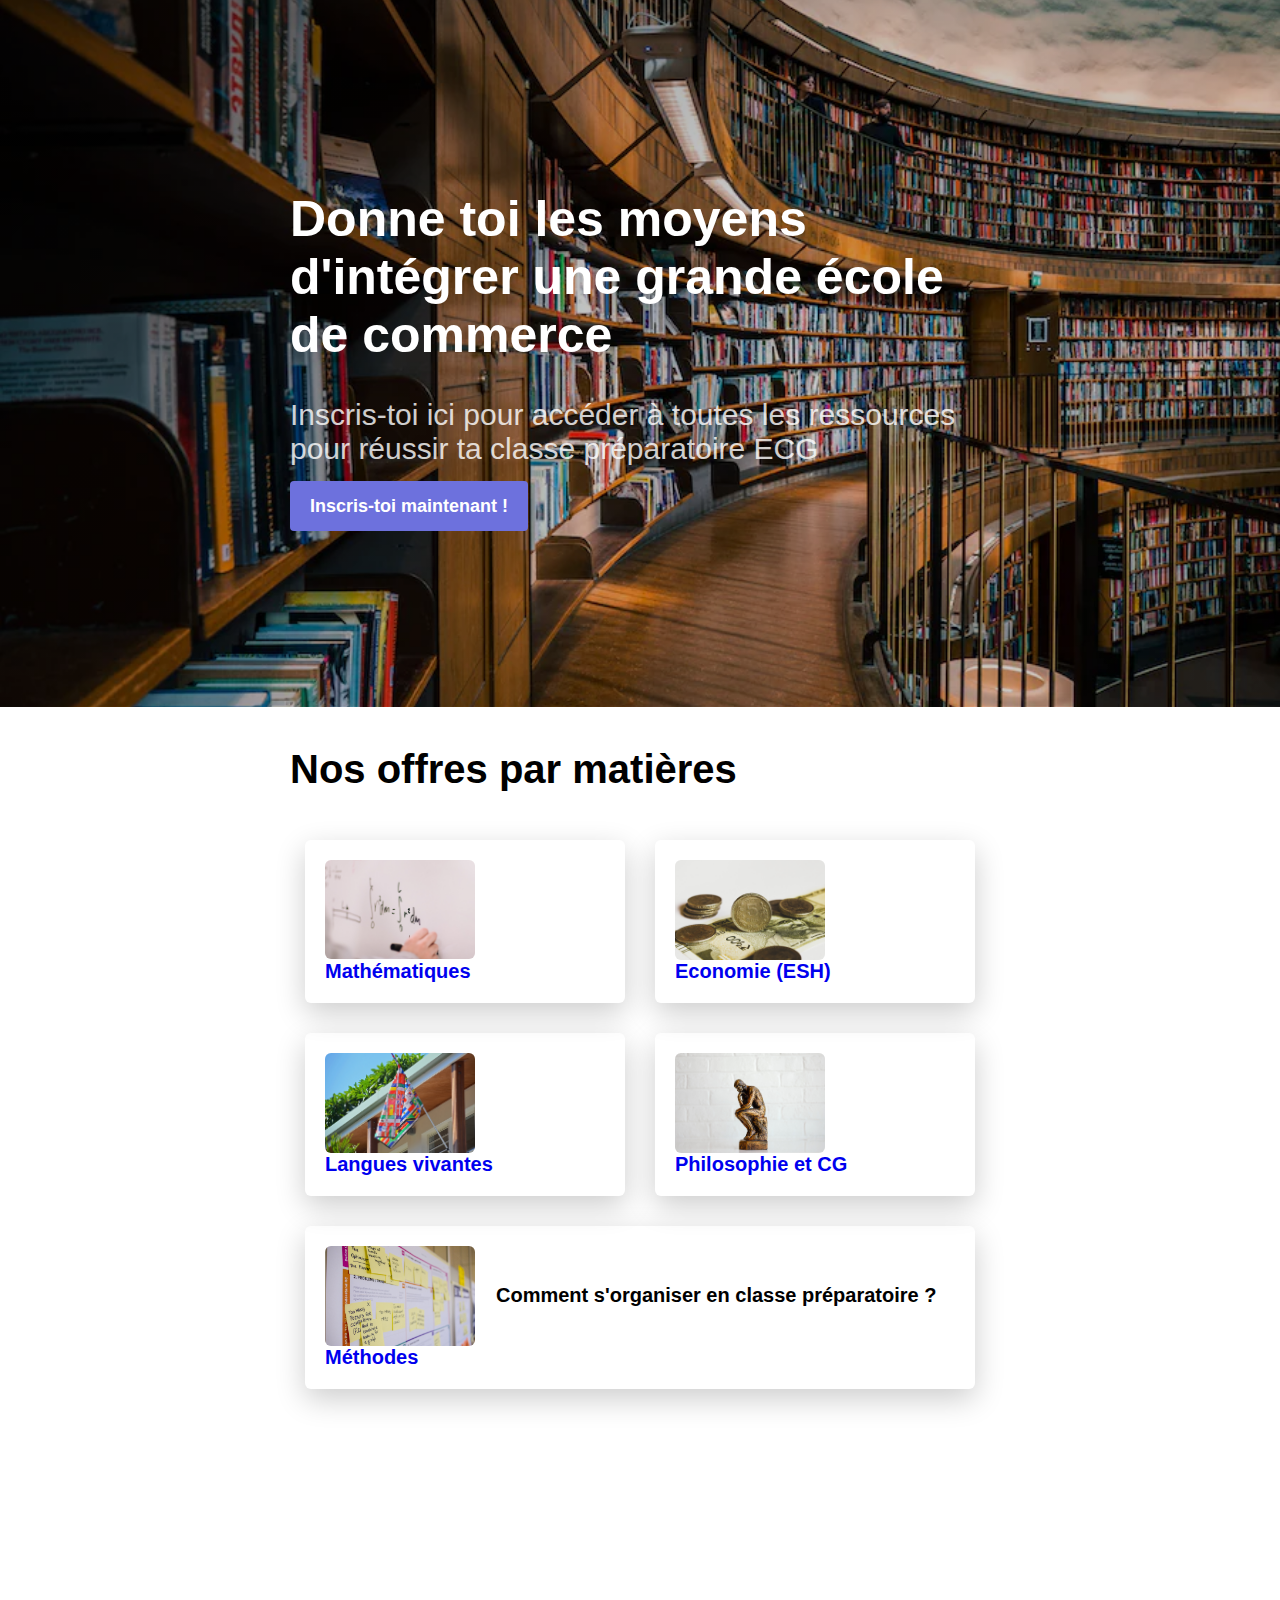
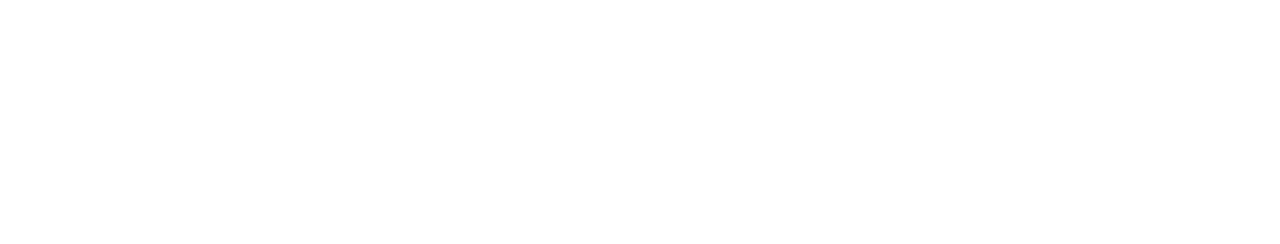
<file: index.html>
<!DOCTYPE html>

<!DOCTYPE html>
<html>
<head>
	<meta charset="utf-8">
	<meta name="viewport" content="width=device-width, initial-scale=1">
	<title>Réussir sa classe préparatoire ECG</title>
	<link rel="stylesheet" type="text/css" href="./CSS/style.css">
</head>

<body>


	<div class= "banner"> 
		<div class= "container">
			<h1>Donne toi les moyens d'intégrer une grande école de commerce</h1>
			<h2>Inscris-toi ici pour accéder à toutes les ressources pour réussir ta classe préparatoire ECG</h2>
			<a href="#apply-section" class="btn-blue"> Inscris-toi maintenant ! </a>
		</div>
	</div>

	<div class= "container">


		<h2>Nos offres par matières</h2>

		<div class="cards">
			<div class= "card">
				<img src="images/maths.jpg" alt="maths" width="150px">
				<a href="pagemaths.html" class=btn-subject> Mathématiques </a>
			</div>


			<div class= "card">
				<img src="images/economics.jpg" alt="maths" width="150px">
				<a href="pageeco.html" class=btn-subject> Economie (ESH) </a>
			</div>


			<div class= "card">
				<img src="images/langues.jpg" alt="maths" width="150px">
				<a href="pagelangues.html" class=btn-subject> Langues vivantes </a>
			</div>

			
			<div class= "card">
				<img src="images/philo.jpg" alt="maths" width="150px">
				<a href="pagephilo.html" class=btn-subject> Philosophie et CG </a>
			</div>

			<div class= "card">
				<img src="images/methode.jpg" alt="maths" width="150px">
				<h3>Comment s'organiser en classe préparatoire ? </h3>
				<a href="pagemethode.html" class=btn-subject> Méthodes </a>
			</div>
		</div>

	
	</div>

<div id="apply-section">
	<div data-tf-widget="hZBC54Yo" data-tf-iframe-props="title=Form fiches" data-tf-medium="snippet" style="width:100%;height:400px;"></div><script src="//embed.typeform.com/next/embed.js"></script>

</div>
	

</body>
</html>
</file>
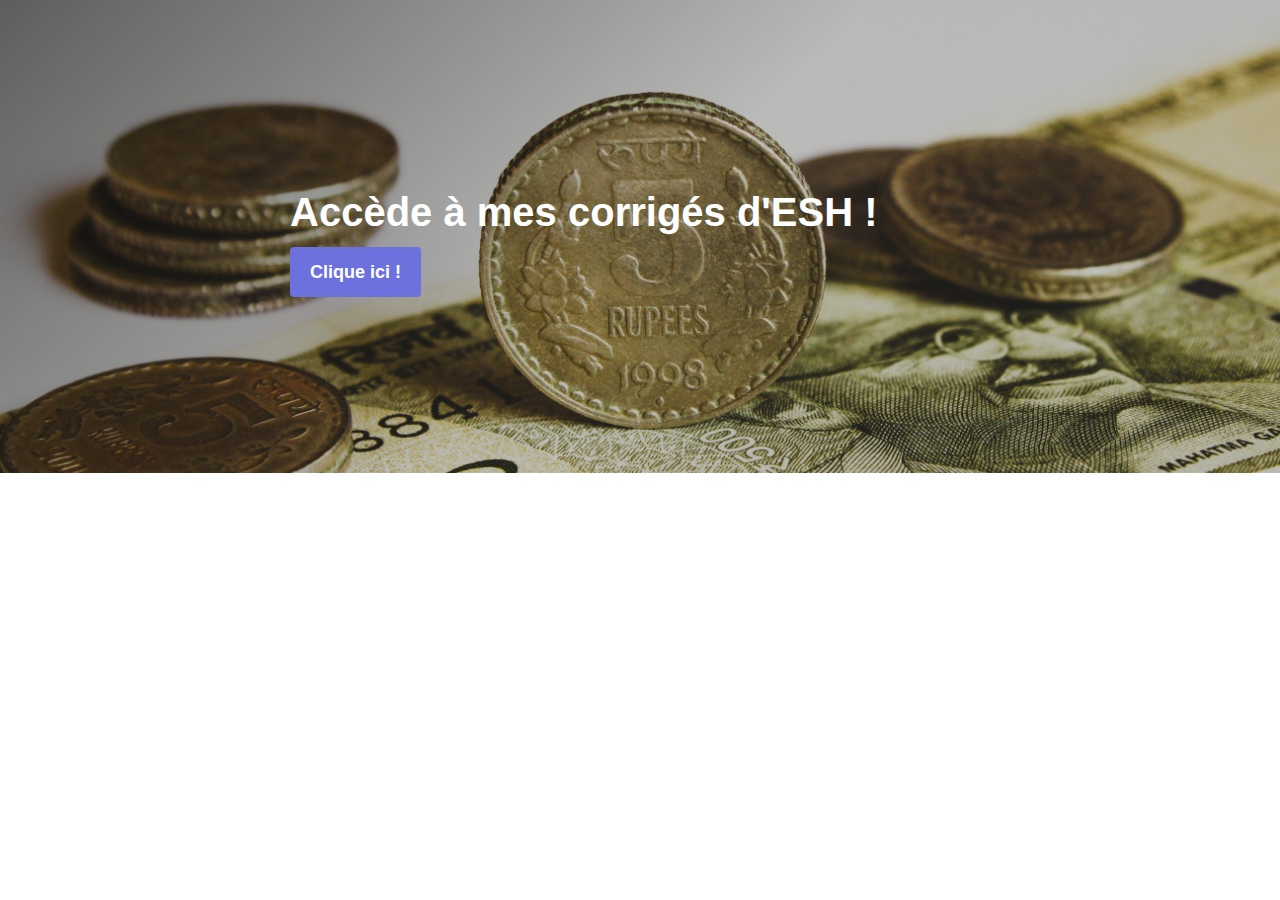
<file: pageeco.html>
<!DOCTYPE html>

<!DOCTYPE html>
<html>
<head>
	<meta charset="utf-8">
	<meta name="viewport" content="width=device-width, initial-scale=1">
	<title>Réussir sa classe préparatoire ECG</title>
	<link rel="stylesheet" type="text/css" href="./CSS/style.css">
</head>

<body>

	<div class= "banner-eco"> 
		<div class= "container">
			<h1>Accède à mes corrigés d'ESH !</h1>
			<a href="https://drive.google.com/drive/folders/1NyGeNLTBp3jvw0QAB3KZpxEy_bu-u70T?usp=sharing" class="btn-blue"> Clique ici ! </a>
		</div>
	</div>



</body>
</html>
</file>
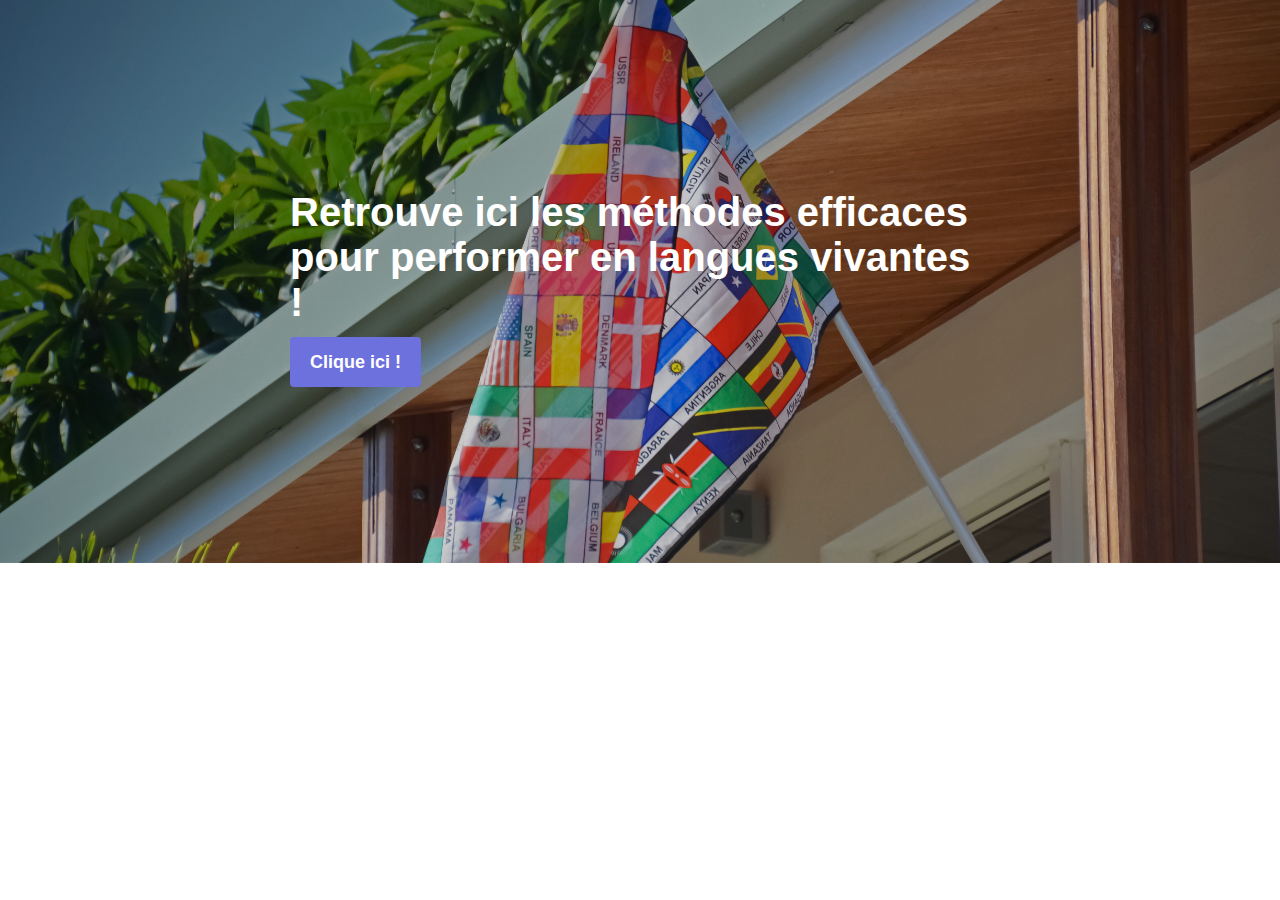
<file: pagelangues.html>
<!DOCTYPE html>

<!DOCTYPE html>
<html>
<head>
	<meta charset="utf-8">
	<meta name="viewport" content="width=device-width, initial-scale=1">
	<title>Réussir sa classe préparatoire ECG</title>
	<link rel="stylesheet" type="text/css" href="./CSS/style.css">
</head>

<body>

	<div class= "banner-langues"> 
		<div class= "container">
			<h1>Retrouve ici les méthodes efficaces pour performer en langues vivantes !</h1>
			<a href="https://major-prepa.com/methodologie/comment-devenir-excellent-anglais/" class="btn-blue"> Clique ici ! </a>
		</div>
	</div>



</body>
</html>
</file>
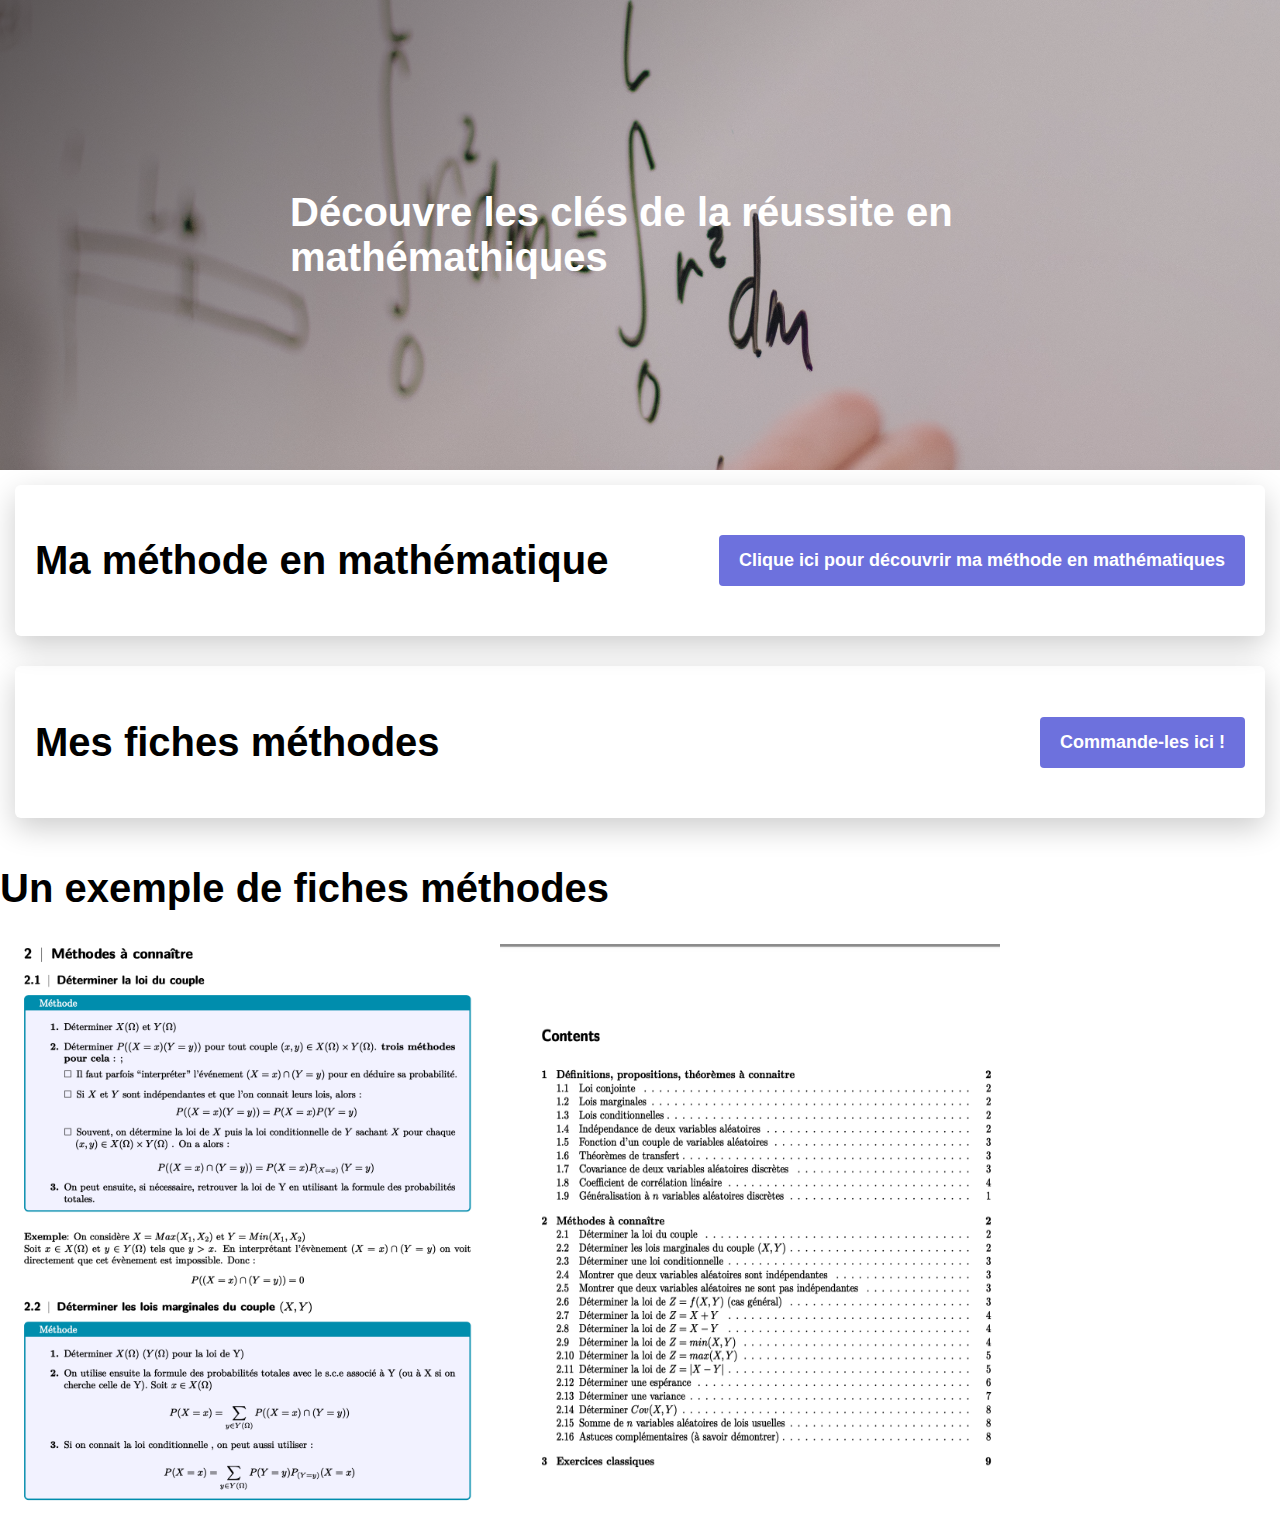
<file: pagemaths.html>
<!DOCTYPE html>

<!DOCTYPE html>
<html>
<head>
	<meta charset="utf-8">
	<meta name="viewport" content="width=device-width, initial-scale=1">
	<title>Réussir sa classe préparatoire ECG</title>
	<link rel="stylesheet" type="text/css" href="./CSS/style.css">
</head>

<body>

	<div class= "banner-maths"> 
		<div class= "container">
			<h1>Découvre les clés de la réussite en mathémathiques</h1>
		</div>
	</div>

	<div class="cards">
			<div class= "card">
				<h2>Ma méthode en mathématique</h2>
				<a href="https://www.youtube.com/watch?v=y69_3k-lmyc&t=3s" class="btn-blue"> Clique ici pour découvrir ma méthode en mathématiques </a>
			</div>	
	</div>

	<div class="cards">
			<div class= "card">
				<h2>Mes fiches méthodes</h2>
				<a href="./index.html#apply-section" class="btn-blue"> Commande-les ici !  </a>
			</div>
	</div>

	<div class="cards">
				<h2> Un exemple de fiches méthodes</h2>
	</div>

	<div class="cards">
			
				<img src="images/maths1.png" alt="maths" width="500px">
				<img src="images/maths2.png" alt="maths" width="500px">
		
	</div>






</body>
</html>
</file>
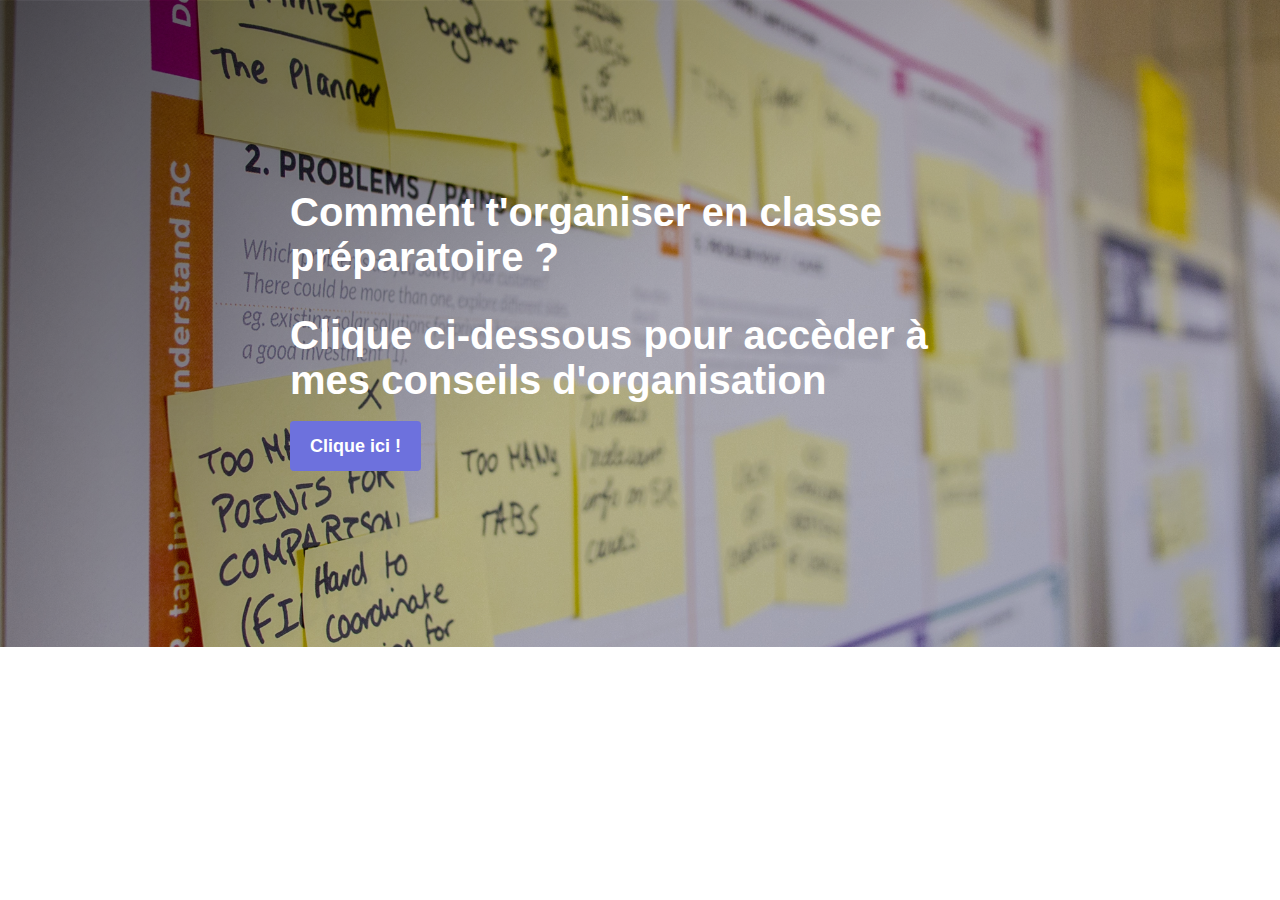
<file: pagemethode.html>
<!DOCTYPE html>

<!DOCTYPE html>
<html>
<head>
	<meta charset="utf-8">
	<meta name="viewport" content="width=device-width, initial-scale=1">
	<title>Réussir sa classe préparatoire ECG</title>
	<link rel="stylesheet" type="text/css" href="./CSS/style.css">
</head>

<body>

	<div class= "banner-methode"> 
		<div class= "container">
			<h1>Comment t'organiser en classe préparatoire ?</h1>
			<h2>Clique ci-dessous pour accèder à mes conseils d'organisation</h2>
			<a href="https://www.youtube.com/watch?v=y69_3k-lmyc&t=3s" class="btn-blue"> Clique ici ! </a>
		</div>
	</div>



</body>
</html>
</file>
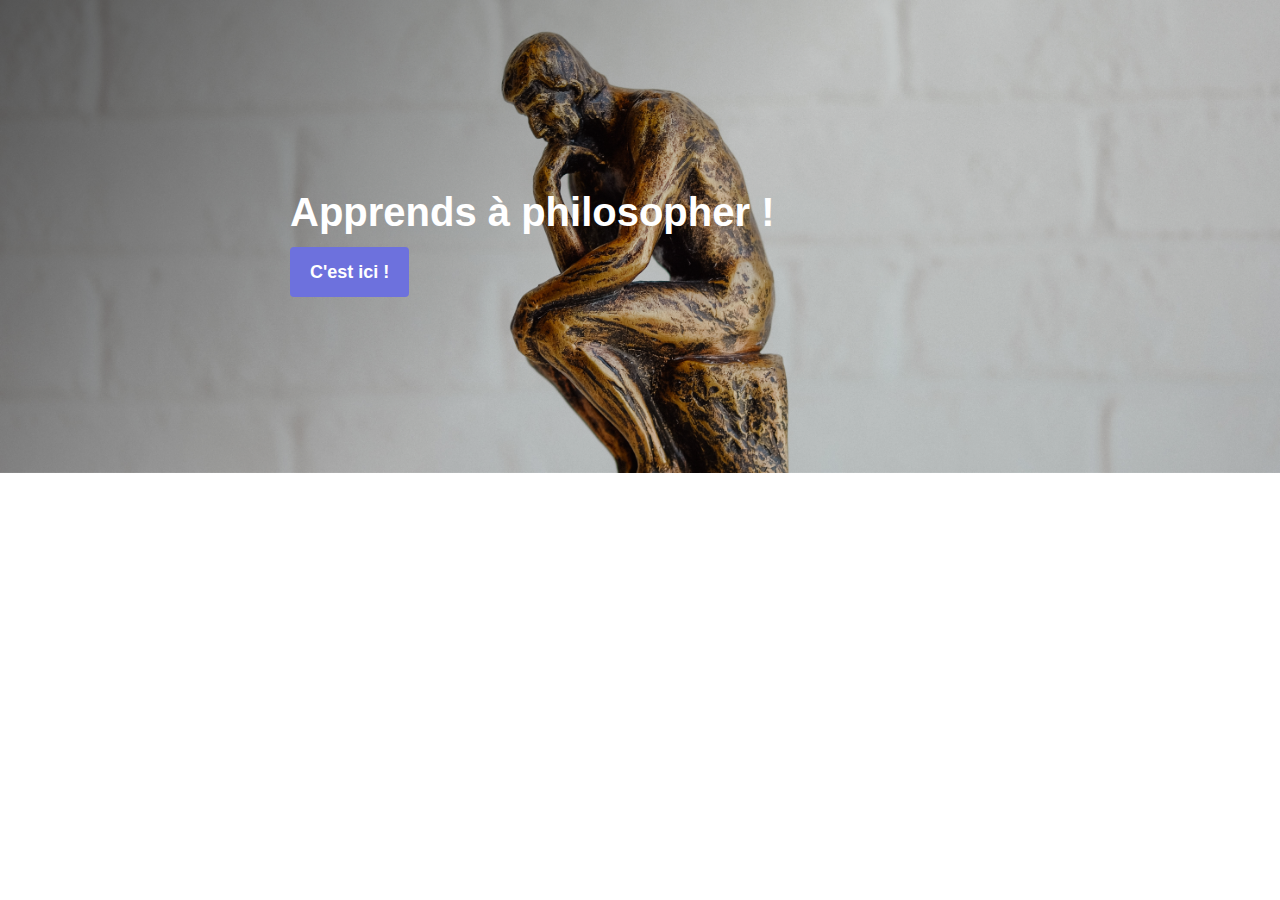
<file: pagephilo.html>
<!DOCTYPE html>

<!DOCTYPE html>
<html>
<head>
	<meta charset="utf-8">
	<meta name="viewport" content="width=device-width, initial-scale=1">
	<title>Réussir sa classe préparatoire ECG</title>
	<link rel="stylesheet" type="text/css" href="./CSS/style.css">
</head>

<body>

	<div class= "banner-philo"> 
		<div class= "container">
			<h1> Apprends à philosopher ! </h1>
			<a href="http://www.jdarriulat.net/" class="btn-blue"> C'est ici ! </a>
		</div>
	</div>



</body>
</html>
</file>
<file: CSS/style.css>
@import url("https://fonts.googleapis.com/css?family=Lora|Roboto")
	

{}

@import url("components/container.css");
@import url("components/avatar.css");
@import url("components/button.css");
@import url("components/banner.css");
@import url("components/card.css");
@import url("components/btn2.css");
@import url("components/banner-maths.css");
@import url("components/bannereco.css");
@import url("components/banner-langues.css");
@import url("components/banner-philo.css");
@import url("components/banner-methode.css");


{}
body{
	font-family: 'lora', serif;
	font-size: 18px;
	margin: 0px;
}
h1, h2, h3 {
	font-family: 'roboto', sans-serif;
	font-weight: bold ;
	font-size: 40px;
}

a{
	text-decoration: none;
}
</file>
